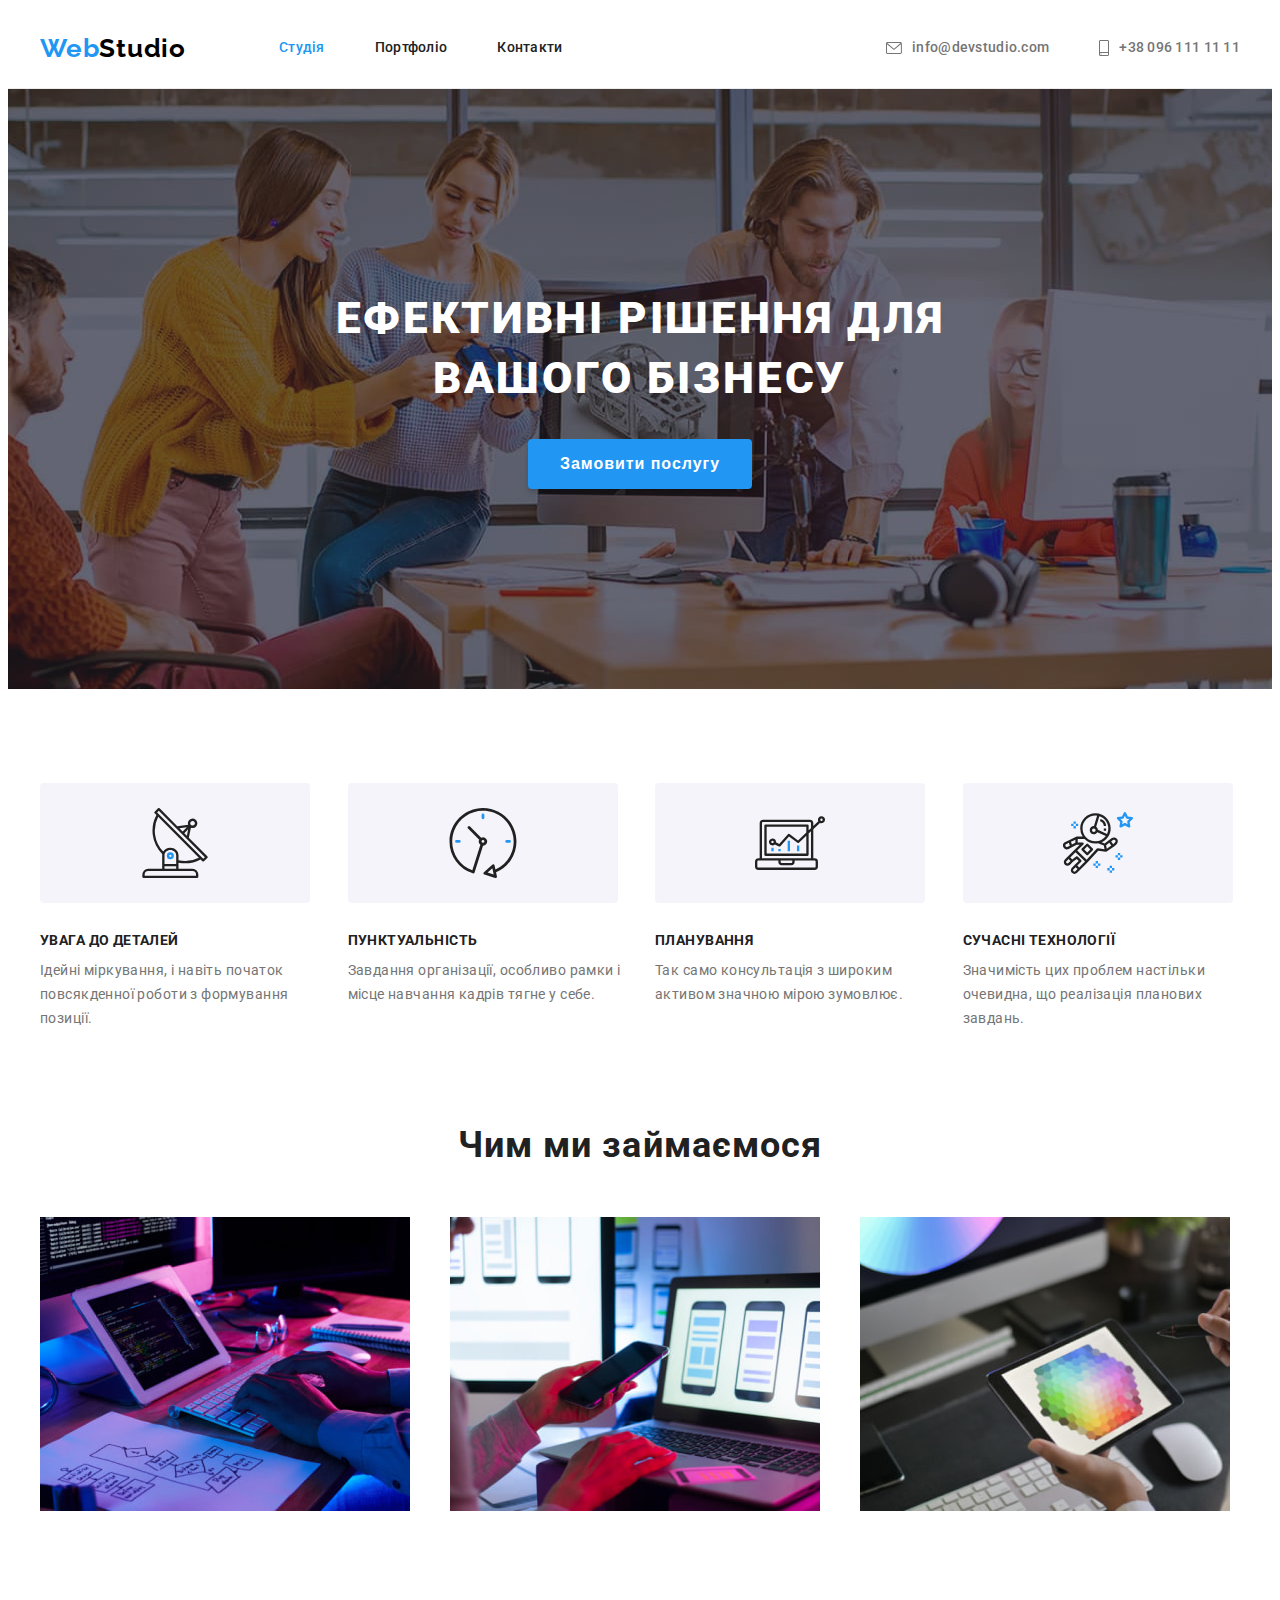
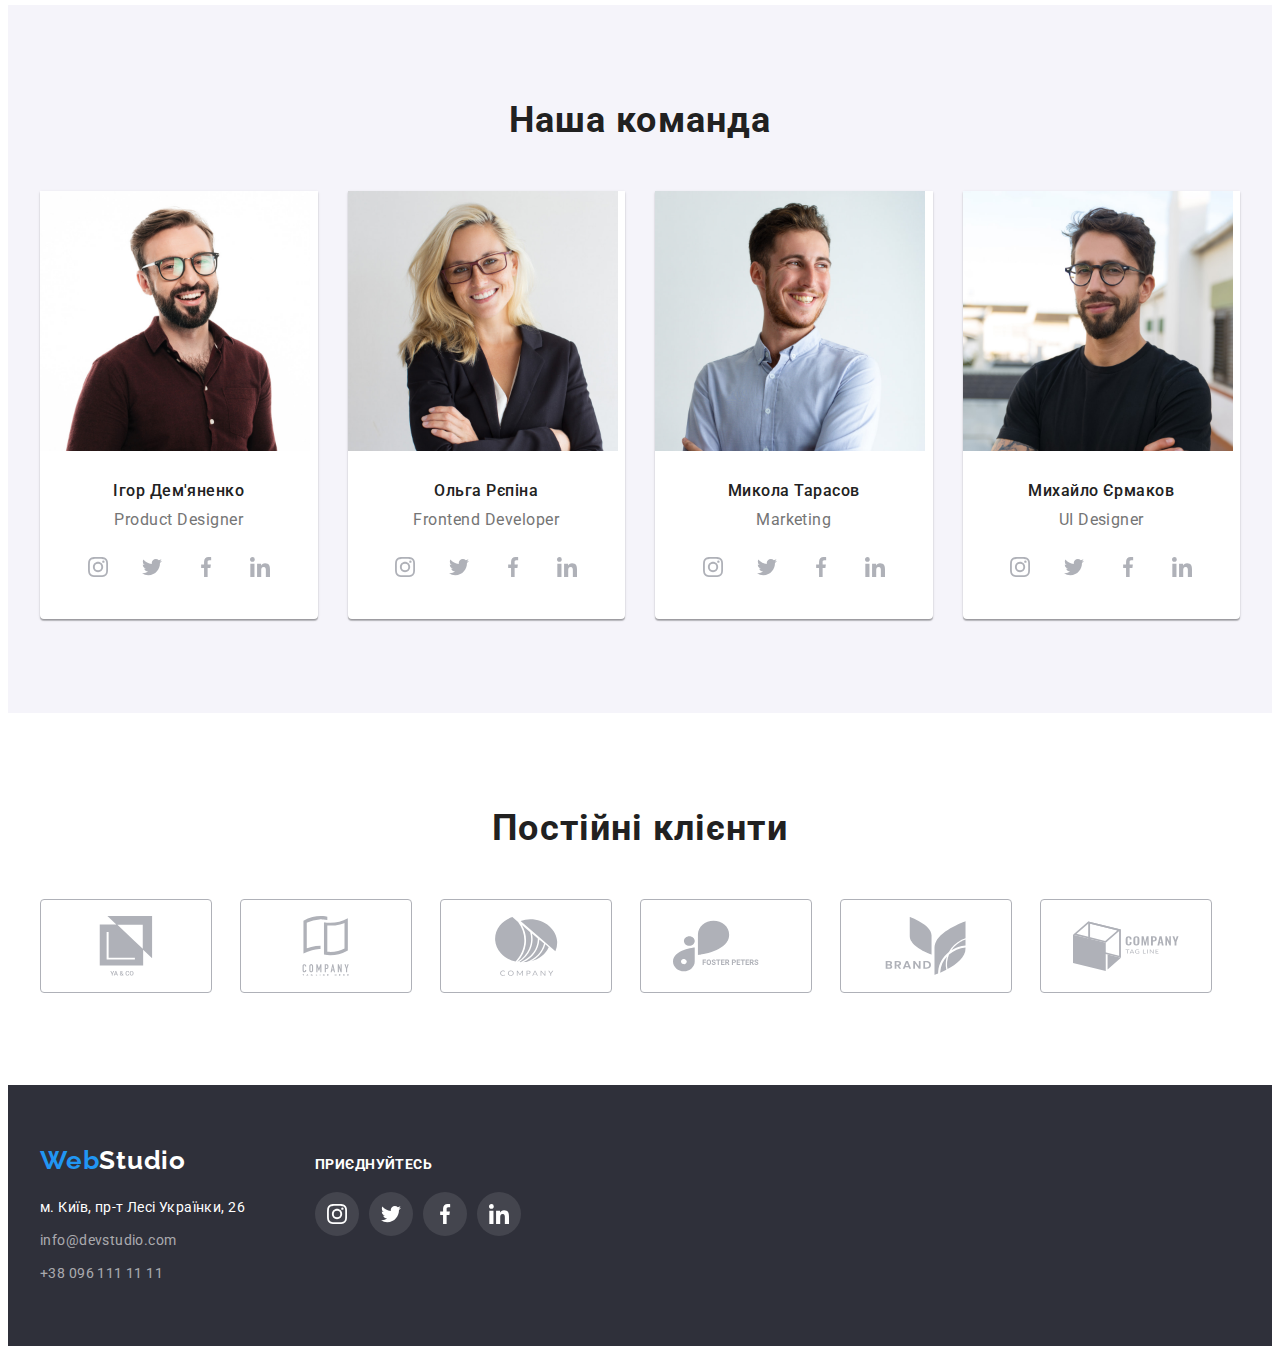
<file: index.html>
<!DOCTYPE html>
<html lang="uk">
  <head>
    <meta charset="UTF-8" />
    <meta http-equiv="X-UA-Compatible" content="IE=edge" />
    <meta name="viewport" content="width=device-width, initial-scale=1.0" />
    <title>WebStudio</title>
    <link rel="preconnect" href="https://fonts.googleapis.com" />
    <link rel="preconnect" href="https://fonts.gstatic.com" crossorigin />
    <link
      href="https://fonts.googleapis.com/css2?family=Raleway:wght@700&family=Roboto:wght@400;500;700;900&display=swap"
      rel="stylesheet"
    />
    <link
      rel="stylesheet"
      href="https://cdnjs.cloudflare.com/ajax/libs/modern-normalize/1.1.0/modern-normalize.min.css"
      integrity="sha512-wpPYUAdjBVSE4KJnH1VR1HeZfpl1ub8YT/NKx4PuQ5NmX2tKuGu6U/JRp5y+Y8XG2tV+wKQpNHVUX03MfMFn9Q=="
      crossorigin="anonymous"
      referrerpolicy="no-referrer"
    />
    <link rel="stylesheet" href="./css/styles.css" />
  </head>
  <body>
    <!-- хедер -->
    <header class="header">
      <div class="container container-nav">
        <nav class="main-nav">
          <a class="logo" href="./index.html" lang="en">
            <span class="web">Web</span>Studio</a
          >
          <ul class="site-nav list">
            <li class="item">
              <a class="nav-link active-nav" href="./index.html">Студія</a>
            </li>
            <li class="item">
              <a class="nav-link" href="./portfolio.html">Портфоліо</a>
            </li>
            <li class="item"><a class="nav-link" href="">Контакти</a></li>
          </ul>
        </nav>
        <ul class="header-contacts list">
          <li class="item">
            <a class="contact-link" href="mailto:info@devstudio.com" lang="en">
              <svg class="header-icon envelope" width="16" height="12">
                <use href="./images/sprite/icons.svg#envelope"></use>
              </svg>info@devstudio.com</a
            >
          </li>
          <li class="item">
            <a class="contact-link" href="tel:+380961111111">
              <svg class="header-icon smartphone" width="10" height="16">
                <use href="./images/sprite/icons.svg#smartphone"></use>
              </svg>+38 096 111 11 11</a
            >
          </li>
        </ul>
      </div>
    </header>
    <!-- мейн -->
    <main>
      <section class="hero">
        <div class="container">
          <h1 class="hero-title">Ефективні рішення для вашого бізнесу</h1>
          <button class="hero-btn" type="button">Замовити послугу</button>
        </div>
      </section>
      <section class="section">
        <div class="container">
          <h2 class="section-title visually-hidden">Особливості</h2>
          <ul class="feature list">
            <li class="item">
              <div class="feature-box"><svg class="feature-icon" width="70" height="70">
                  <use href="./images/sprite/icons.svg#antenna"></use>
                </svg>
              </div>
              <h3 class="feature-title">Увага до деталей</h3>
              <p class="feature-text">
                Ідейні міркування, і навіть початок повсякденної роботи з
                формування позиції.
              </p>
            </li>
            <li class="item">
              <div class="feature-box"><svg class="feature-icon" width="70" height="70">
                <use href="./images/sprite/icons.svg#clock"></use>
              </svg>
              </div>
              <h3 class="feature-title">Пунктуальність</h3>
              <p class="feature-text">
                Завдання організації, особливо рамки і місце навчання кадрів
                тягне у себе.
              </p>
            </li>
            <li class="item">
               <div class="feature-box"><svg class="feature-icon" width="70" height="70">
                  <use href="./images/sprite/icons.svg#diagram"></use>
                 </svg>
                </div>
              <h3 class="feature-title">Планування</h3>
              <p class="feature-text">
                Так само консультація з широким активом значною мірою зумовлює.
              </p>
            </li>
            <li class="item">
                <div class="feature-box"><svg class="feature-icon" width="70" height="70">
                    <use href="./images/sprite/icons.svg#astronaut"></use>
                  </svg>
                </div>
              <h3 class="feature-title">Сучасні технології</h3>
              <p class="feature-text">
                Значимість цих проблем настільки очевидна, що реалізація
                планових завдань.
              </p>
            </li>
          </ul>
        </div>
      </section>
      <section class="section nopadding">
        <div class="container">
          <h2 class="section-title">Чим ми займаємося</h2>
          <ul class="example-img list">
            <li class="item">
              <img
                src="images/main/img1.jpg"
                height="294"
                width="370"
                alt="Картинка1"
              />
            </li>
            <li class="item">
              <img
                src="images/main/img2.jpg"
                height="294"
                width="370"
                alt="Картинка2"
              />
            </li>
            <li class="item">
              <img
                src="images/main/img3.jpg"
                height="294"
                width="370"
                alt="Картинка3"
              />
            </li>
          </ul>
        </div>
      </section>
      <section class="section team-section">
        <div class="container">
          <h2 class="section-title">Наша команда</h2>
          <ul class="team list">
            <li class="item">
              <img
                src="images/main/Igor.jpg"
                height="260"
                width="270"
                alt="Працівник1"
              />
              <div class="team-content">
                <h3 class="team-member">Ігор Дем'яненко</h3>
                <p class="member-position" lang="en">Product Designer</p>
                <ul class="social-links list">
                  <li class="item"><a class="social-link" href=""><svg class="link-icon" width="20" height="20">
                  <use href="./images/sprite/icons.svg#instagram"></use>
                </svg></a></li>
                  <li class="item"><a class="social-link" href=""><svg class="link-icon" width="20" height="20">
                  <use href="./images/sprite/icons.svg#twitter"></use>
                </svg></a></li>
                  <li class="item"><a class="social-link" href=""><svg class="link-icon" width="20" height="20">
                  <use href="./images/sprite/icons.svg#facebook"></use>
                </svg></a></li>
                  <li class="item"><a class="social-link" href=""><svg class="link-icon" width="20" height="20">
                  <use href="./images/sprite/icons.svg#linkedin"></use>
                </svg></a></li>
                </ul>
                
              </div>
            </li>
            <li class="item">
              <img
                src="images/main/Olga.jpg"
                height="260"
                width="270"
                alt="Працівник2"
              />
              <div class="team-content">
                <h3 class="team-member">Ольга Рєпіна</h3>
                <p class="member-position" lang="en">Frontend Developer</p>
                <ul class="social-links list">
                  <li class="item"><a class="social-link" href=""><svg class="link-icon" width="20" height="20">
                  <use href="./images/sprite/icons.svg#instagram"></use>
                </svg></a></li>
                  <li class="item"><a class="social-link" href=""><svg class="link-icon" width="20" height="20">
                  <use href="./images/sprite/icons.svg#twitter"></use>
                </svg></a></li>
                  <li class="item"><a class="social-link" href=""><svg class="link-icon" width="20" height="20">
                  <use href="./images/sprite/icons.svg#facebook"></use>
                </svg></a></li>
                  <li class="item"><a class="social-link" href=""><svg class="link-icon" width="20" height="20">
                  <use href="./images/sprite/icons.svg#linkedin"></use>
                </svg></a></li>
                </ul>
              </div>
            </li>
            <li class="item">
              <img
                src="images/main/Mukola.jpg"
                height="260"
                width="270"
                alt="Працівник3"
              />
              <div class="team-content">
                <h3 class="team-member">Микола Тарасов</h3>
                <p class="member-position" lang="en">Marketing</p>
                <ul class="social-links list">
                  <li class="item"><a class="social-link" href=""><svg class="link-icon" width="20" height="20">
                  <use href="./images/sprite/icons.svg#instagram"></use>
                </svg></a></li>
                  <li class="item"><a class="social-link" href=""><svg class="link-icon" width="20" height="20">
                  <use href="./images/sprite/icons.svg#twitter"></use>
                </svg></a></li>
                  <li class="item"><a class="social-link" href=""><svg class="link-icon" width="20" height="20">
                  <use href="./images/sprite/icons.svg#facebook"></use>
                </svg></a></li>
                  <li class="item"><a class="social-link" href=""><svg class="link-icon" width="20" height="20">
                  <use href="./images/sprite/icons.svg#linkedin"></use>
                </svg></a></li>
                </ul>
              </div>
            </li>
            <li class="item">
              <img
                src="images/main/Mihail.jpg"
                height="260"
                width="270"
                alt="Працівник4"
              />
              <div class="team-content">
                <h3 class="team-member">Михайло Єрмаков</h3>
                <p class="member-position" lang="en">UI Designer</p>
                <ul class="social-links list">
                  <li class="item"><a class="social-link" href=""><svg class="link-icon" width="20" height="20">
                  <use href="./images/sprite/icons.svg#instagram"></use>
                </svg></a></li>
                  <li class="item"><a class="social-link" href=""><svg class="link-icon" width="20" height="20">
                  <use href="./images/sprite/icons.svg#twitter"></use>
                </svg></a></li>
                  <li class="item"><a class="social-link" href=""><svg class="link-icon" width="20" height="20">
                  <use href="./images/sprite/icons.svg#facebook"></use>
                </svg></a></li>
                  <li class="item"><a class="social-link" href=""><svg class="link-icon" width="20" height="20">
                  <use href="./images/sprite/icons.svg#linkedin"></use>
                </svg></a></li>
                </ul>
              </div>
            </li>
          </ul>
        </div>
      </section>
      <section class="section">
        <div class="container">
          <h2 class="section-title">Постійні клієнти</h2>
          <ul class="clients list">
            <li class="clients-item"><a class="client-link" href=""><svg class="client-icon">
                  <use href="./images/sprite/icons.svg#company1" width="106" height="60"></use>
                </svg></a></li>
            <li class="clients-item"><a class="client-link" href=""><svg class="client-icon">
                  <use href="./images/sprite/icons.svg#company2" width="106" height="60"></use>
                </svg></a></li>
            <li class="clients-item"><a class="client-link" href=""><svg class="client-icon">
                  <use href="./images/sprite/icons.svg#company3" width="106" height="60"></use>
                </svg></a></li>
            <li class="clients-item"><a class="client-link" href=""><svg class="client-icon">
                  <use href="./images/sprite/icons.svg#company4" width="106" height="60"></use>
                </svg></a></li>
            <li class="clients-item"><a class="client-link" href=""><svg class="client-icon">
                  <use href="./images/sprite/icons.svg#company5" width="106" height="60"></use>
                </svg></a></li>
            <li class="clients-item"><a class="client-link" href=""><svg class="client-icon">
                  <use href="./images/sprite/icons.svg#company6" width="106" height="60"></use>
                </svg></a></li>
          </ul>
        </div>
      </section>
    </main>
    <!-- футер -->
    <footer class="footer">
      <div class="container flex-footer">
        <div>
          <a class="footer-logo" href="./index.html" lang="en">
          <span class="web">Web</span>Studio</a
        >
        <address class="address">
          <ul class="footer-contacts list">
            <li class="item">
              <a
                class="location"
                href="https://www.google.com.ua/maps/place/бул.+Леси+Украинки,+26,+Киев,+02000/@50.4265841,30.5361918,17z/data=!3m1!4b1!4m5!3m4!1s0x40d4cf0e033ecbe9:0x57a4dffefec77da0!8m2!3d50.4265807!4d30.5383858?hl=ru"
                target="_blank"
                rel="noopener nofollow noreferrer"
                >м. Київ, пр-т Лесі Українки, 26</a
              >
            </li>
            <li class="item">
              <a class="address-link" href="mailto:info@devstudio.com" lang="en"
                >info@devstudio.com
              </a>
            </li>
            <li class="item">
              <a class="address-link" href="tel:+380961111111"
                >+38 096 111 11 11
              </a>
            </li>
          </ul>
        </address>
        </div>
        <div class="container-join">
          <p>Приєднуйтесь</p>
          <ul class="footer-social-links list">
                  <li class="item"><a class="footer-link" href=""><svg class="link-icon" width="20" height="20">
                  <use href="./images/sprite/icons.svg#instagram"></use>
                </svg></a></li>
                  <li class="item"><a class="footer-link" href=""><svg class="link-icon" width="20" height="20">
                  <use href="./images/sprite/icons.svg#twitter"></use>
                </svg></a></li>
                  <li class="item"><a class="footer-link" href=""><svg class="link-icon" width="20" height="20">
                  <use href="./images/sprite/icons.svg#facebook"></use>
                </svg></a></li>
                  <li class="item"><a class="footer-link" href=""><svg class="link-icon" width="20" height="20">
                  <use href="./images/sprite/icons.svg#linkedin"></use>
                </svg></a></li>
                </ul>
        </div>
      </div>
    </footer>
  </body>
</html>
</file>
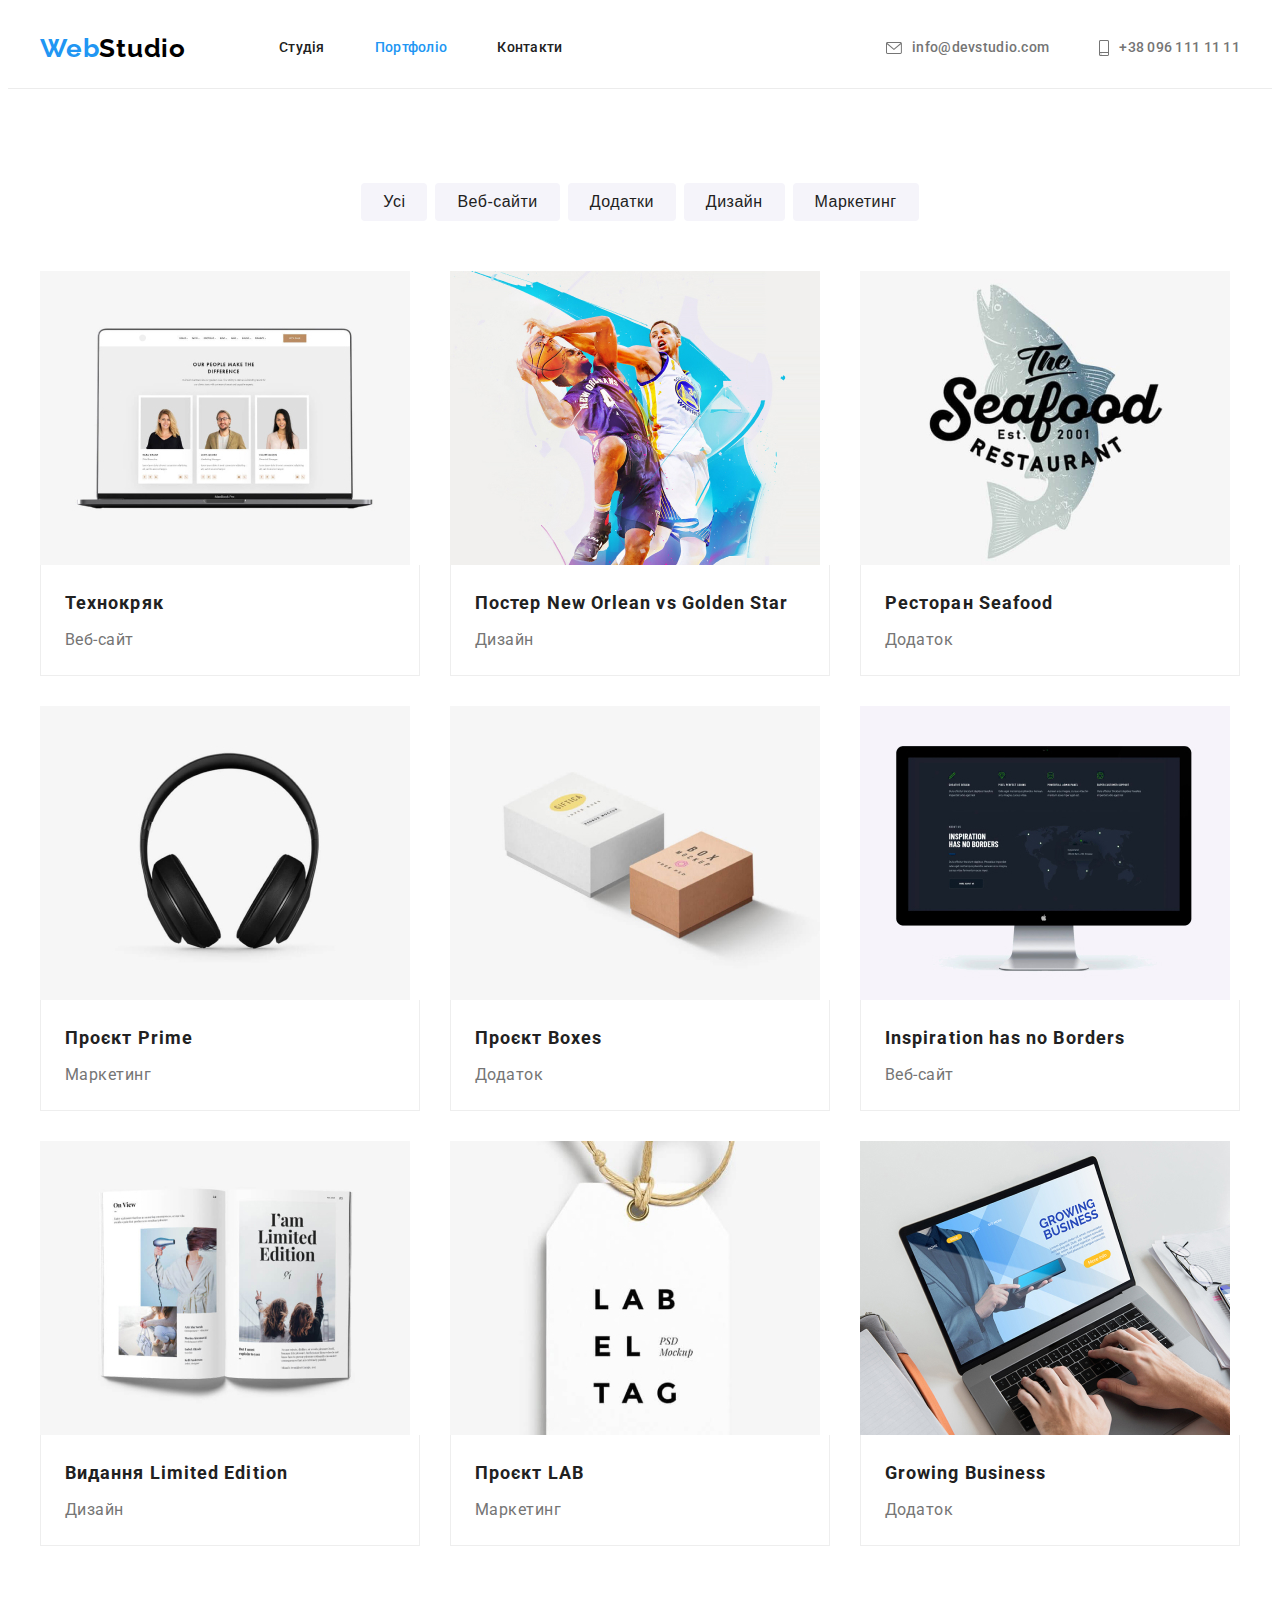
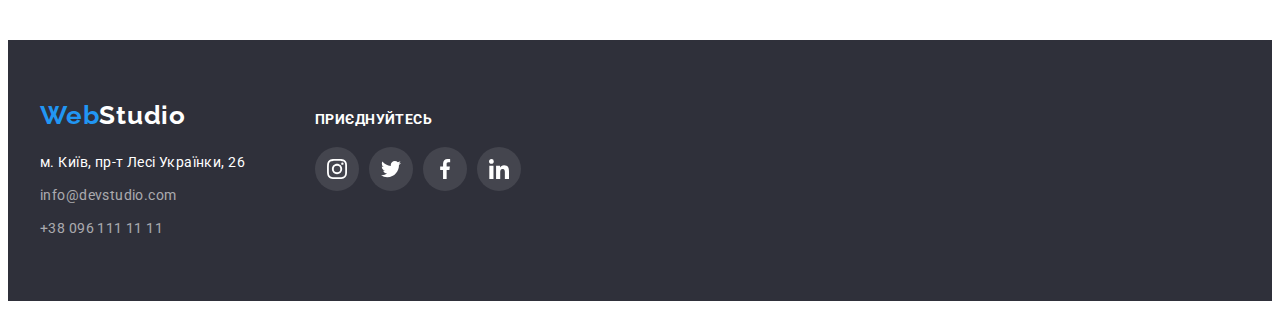
<file: portfolio.html>
<!DOCTYPE html>
<html lang="uk">
  <head>
    <meta charset="UTF-8" />
    <meta http-equiv="X-UA-Compatible" content="IE=edge" />
    <meta name="viewport" content="width=p, initial-scale=1.0" />
    <title>Portfolio</title>
    <link rel="preconnect" href="https://fonts.googleapis.com" />
    <link rel="preconnect" href="https://fonts.gstatic.com" crossorigin />
    <link
      href="https://fonts.googleapis.com/css2?family=Raleway:wght@700&family=Roboto:wght@400;500;700;900&display=swap"
      rel="stylesheet"
    />
    <link
      rel="stylesheet"
      href="https://cdnjs.cloudflare.com/ajax/libs/modern-normalize/1.1.0/modern-normalize.min.css"
      integrity="sha512-wpPYUAdjBVSE4KJnH1VR1HeZfpl1ub8YT/NKx4PuQ5NmX2tKuGu6U/JRp5y+Y8XG2tV+wKQpNHVUX03MfMFn9Q=="
      crossorigin="anonymous"
      referrerpolicy="no-referrer"
    />
    <link rel="stylesheet" href="./css/styles.css" />
  </head>
  <body>
    <!-- хедер -->
    <header class="header">
      <div class="container container-nav">
        <nav class="main-nav">
          <a class="logo" href="./index.html" lang="en">
            <span class="web">Web</span>Studio</a
          >
          <ul class="site-nav list">
            <li class="item">
              <a class="nav-link " href="./index.html">Студія</a>
            </li>
            <li class="item">
              <a class="nav-link active-nav" href="./portfolio.html">Портфоліо</a>
            </li>
            <li class="item"><a class="nav-link" href="">Контакти</a></li>
          </ul>
        </nav>
        <ul class="header-contacts list">
          <li class="item">
            <a class="contact-link" href="mailto:info@devstudio.com" lang="en">
              <svg class="header-icon envelope" width="16" height="12">
                <use href="./images/sprite/icons.svg#envelope"></use>
              </svg>info@devstudio.com</a
            >
          </li>
          <li class="item">
            <a class="contact-link" href="tel:+380961111111">
              <svg class="header-icon smartphone" width="10" height="16">
                <use href="./images/sprite/icons.svg#smartphone"></use>
              </svg>+38 096 111 11 11</a
            >
          </li>
        </ul>
      </div>
    </header>
    <main>
      <section class="section">
        <div class="container">
          <h1 class="section-title visually-hidden ">Портфоліо</h1>
          <ul class="filter list">
            <li class="item">
              <button class="portfolio-btn" type="button">Усі</button>
            </li>
            <li class="item">
              <button class="portfolio-btn" type="button">Веб-сайти</button>
            </li>
            <li class="item">
              <button class="portfolio-btn" type="button">Додатки</button>
            </li>
            <li class="item">
              <button class="portfolio-btn" type="button">Дизайн</button>
            </li>
            <li class="item">
              <button class="portfolio-btn" type="button">Маркетинг</button>
            </li>
          </ul>
          <ul class="work list">
            <li class="item">
              <a class="work-link" href="">
                <img
                  src="./images/portfolio/crack.jpg"
                  width="370"
                  height="294"
                  alt="Вигляду сайту Технокряк"
                />
                <div class="work-content">
                  <h2 class="work-title">Технокряк</h2>
                  <p class="work-desc">Веб-сайт</p>
                </div>
              </a>
            </li>
            <li class="item">
              <a class="work-link" href="">
                <img
                  src="./images/portfolio/orlean.jpg"
                  width="370"
                  height="294"
                  alt="2 баскетболіста"
                />
                <div class="work-content">
                  <h2 class="work-title">Постер New Orlean vs Golden Star</h2>
                  <p class="work-desc">Дизайн</p>
                </div>
              </a>
            </li>
            <li class="item">
              <a class="work-link" href="">
                <img
                  src="./images/portfolio/seafood.jpg"
                  width="370"
                  height="294"
                  alt="Лого ресторана"
                />
                <div class="work-content">
                  <h2 class="work-title">Ресторан Seafood</h2>
                  <p class="work-desc">Додаток</p>
                </div>
              </a>
            </li>
            <li class="item">
              <a class="work-link" href="">
                <img
                  src="./images/portfolio/prime.jpg"
                  width="370"
                  height="294"
                  alt="Навушники"
                />
                <div class="work-content">
                  <h2 class="work-title">Проєкт Prime</h2>
                  <p class="work-desc">Маркетинг</p>
                </div>
              </a>
            </li>
            <li class="item">
              <a class="work-link" href="">
                <img
                  src="./images/portfolio/boxes.jpg"
                  width="370"
                  height="294"
                  alt="2 коробки"
                />
                <div class="work-content">
                  <h2 class="work-title">Проєкт Boxes</h2>
                  <p class="work-desc">Додаток</p>
                </div>
              </a>
            </li>
            <li class="item">
              <a class="work-link" href="">
                <img
                  src="./images/portfolio/borders.jpg"
                  width="370"
                  height="294"
                  alt="Вигляд ще одного сайту"
                />
                <div class="work-content">
                  <h2 class="work-title">Inspiration has no Borders</h2>
                  <p class="work-desc">Веб-сайт</p>
                </div>
              </a>
            </li>
            <li class="item">
              <a class="work-link" href="">
                <img
                  src="./images/portfolio/limited.jpg"
                  width="370"
                  height="294"
                  alt="Вигляд книги чи журналу"
                />
                <div class="work-content">
                  <h2 class="work-title">Видання Limited Edition</h2>
                  <p class="work-desc">Дизайн</p>
                </div>
              </a>
            </li>
            <li class="item">
              <a class="work-link" href="">
                <img
                  src="./images/portfolio/lab.jpg"
                  width="370"
                  height="294"
                  alt="Бірка"
                />
                <div class="work-content">
                  <h2 class="work-title">Проєкт LAB</h2>
                  <p class="work-desc">Маркетинг</p>
                </div>
              </a>
            </li>
            <li class="item">
              <a class="work-link" href="">
                <img
                  src="./images/portfolio/growing.jpg"
                  width="370"
                  height="294"
                  alt="Людина працює за комп'ютером"
                />
                <div class="work-content">
                  <h2 class="work-title">Growing Business</h2>
                  <p class="work-desc">Додаток</p>
                </div>
              </a>
            </li>
          </ul>
        </div>
      </section>
    </main>
    <!-- футер -->
    <footer class="footer">
      <div class="container flex-footer">
        <div>
          <a class="footer-logo" href="./index.html" lang="en">
          <span class="web">Web</span>Studio</a
        >
        <address class="address">
          <ul class="footer-contacts list">
            <li class="item">
              <a
                class="location"
                href="https://www.google.com.ua/maps/place/бул.+Леси+Украинки,+26,+Киев,+02000/@50.4265841,30.5361918,17z/data=!3m1!4b1!4m5!3m4!1s0x40d4cf0e033ecbe9:0x57a4dffefec77da0!8m2!3d50.4265807!4d30.5383858?hl=ru"
                target="_blank"
                rel="noopener nofollow noreferrer"
                >м. Київ, пр-т Лесі Українки, 26</a
              >
            </li>
            <li class="item">
              <a class="address-link" href="mailto:info@devstudio.com" lang="en"
                >info@devstudio.com
              </a>
            </li>
            <li class="item">
              <a class="address-link" href="tel:+380961111111"
                >+38 096 111 11 11
              </a>
            </li>
          </ul>
        </address>
        </div>
        <div class="container-join">
          <p>Приєднуйтесь</p>
          <ul class="footer-social-links list">
                  <li class="item"><a class="footer-link" href=""><svg class="link-icon" width="20" height="20">
                  <use href="./images/sprite/icons.svg#instagram"></use>
                </svg></a></li>
                  <li class="item"><a class="footer-link" href=""><svg class="link-icon" width="20" height="20">
                  <use href="./images/sprite/icons.svg#twitter"></use>
                </svg></a></li>
                  <li class="item"><a class="footer-link" href=""><svg class="link-icon" width="20" height="20">
                  <use href="./images/sprite/icons.svg#facebook"></use>
                </svg></a></li>
                  <li class="item"><a class="footer-link" href=""><svg class="link-icon" width="20" height="20">
                  <use href="./images/sprite/icons.svg#linkedin"></use>
                </svg></a></li>
                </ul>
        </div>
      </div>
    </footer>
  </body>
</html>
</file>
<file: css/styles.css>
/* colors */

/* основной  цвет текста color: #757575; */

/* вторичный цвет текста color: #212121; */

/* акцент color: #2196F3; */

/* белый текст color: #FFFFFF; */

/* черный текст color: #000000; */

/* цвет для адреса color: rgba(255, 255, 255, 0.6);*/

/* цвет футера #2f303a */

:root {
  --primary-text-color: #757575;
  --title-text-color: #212121;
  --white-text-color: #ffffff;
  --black-text-color: #000000;
  --accent-text-color: #2196f3;
  --adress-text-color: rgba(255, 255, 255, 0.6);
  --btn-background-color: #f5f4fa;
  --footer-hero-color: #2f303a;
  --header-line: #ececec;
  --hero-btn-shadow: rgba(0, 0, 0, 0.15);
  --team-section-color: #f5f4fa;
  --social-links-color: #AFB1B8;;
}
/* сброс */
h1,
h2,
h3,
h4,
h5,
h6,
p,
ul {
  margin: 0;
}

img {
  display: block;
  max-width: 100% ;
  height: auto;
}

.container {
  width: 1200px;
  padding: 0 15px;
  margin: 0 auto;
}
.team-section {
  background-color: var(--team-section-color);
}
.section {
  padding: 94px 0;
}

.nopadding {
  padding-top: 0;
}

.visually-hidden {
  position: absolute;
  width: 1px;
  height: 1px;
  margin: -1px;
  border: 0;
  padding: 0;
  
  white-space: nowrap;
  clip-path: inset(100%);
  clip: rect(0 0 0 0);
  overflow: hidden;
}

/* main page */
body {
  color: var(--primary-text-color);
  font-family: Roboto, sans-serif;
}
/* header */

.header {
  border-bottom: 1px solid var(--header-line);
}

.container-nav {
  display: flex;
  justify-content: space-between;
  align-items: center;
}

.main-nav {
  display: flex;
  align-items: center;
}

.logo {
  margin-right: 93px;
  color: var(--black-text-color);
  text-decoration: none;
  font-family: Raleway;
  font-weight: 700;
  font-size: 26px;
  line-height: 1.19;
  letter-spacing: 0.03em;
}

.web {
  color: var(--accent-text-color);
}
.list {
  list-style: none;
  padding: 0;
}

.site-nav {
  display: flex;
}

.nav-link {
  display: block;
  padding: 32px 0;
  color: var(--title-text-color);
  text-decoration: none;
  font-weight: 500;
  font-size: 14px;
  line-height: 1.14;
  letter-spacing: 0.02em;
}

.site-nav .item:not(:last-child) {
  margin-right: 50px;
}

.header-contacts {
  display: flex;
}

.header-contacts .item:not(:last-child) {
  margin-right: 50px;
}

.contact-link {
  display: flex;
  align-items: center;
  color: var(--primary-text-color);
  text-decoration: none;
  font-weight: 500;
  font-size: 14px;
  line-height: 1.14;
  letter-spacing: 0.02em;
  
}
.nav-link:hover,
.contact-link:hover {
  color: var(--accent-text-color);
}
.nav-link:focus,
.contact-link:focus {
  color: var(--accent-text-color);
}
.active-nav {
  color: var(--accent-text-color);
}

.header-icon {
  display: block;
  fill: currentColor;
  margin-right: 10px;
}

/* hero */
.hero-title {
  width: 696px;
  margin-left:auto;
  margin-right:auto;
  margin-bottom: 30px;
  color: var(--white-text-color);
  font-weight: 900;
  font-size: 44px;
  line-height: 1.36;
  text-align: center;
  letter-spacing: 0.06em;
  text-transform: uppercase;
}
.hero {
  max-width: 1600px;
  margin: 0 auto;
  background-color: var(--footer-hero-color);
  background-image:
   linear-gradient(to right, rgba(47, 48, 58, 0.4), rgba(47, 48, 58, 0.4)),
   url(../images/main/hero.jpg);
   background-repeat: no-repeat;
   background-size: cover;
   background-position: center;
  padding: 200px 0;
}
.hero-btn {
  display: block;
  padding: 10px 32px;
  margin: 0 auto;
  min-width: 216px;
  box-shadow: 0px 4px 4px var(--hero-btn-shadow);
  text-align: center;
  border-radius: 4px;
  color: var(--white-text-color);
  background-color: var(--accent-text-color);
  cursor: pointer;
  border: none;
  font-weight: 700;
  font-size: 16px;
  line-height: 1.88;
  letter-spacing: 0.06em;
}
.hero-btn:hover {
  color: var(--white-text-color);
  background-color: var(--accent-text-color);
}
.hero-btn:focus {
  color: var(--white-text-color);
  background-color: var(--accent-text-color);
}
/* main */
.section-title {
  margin-bottom: 50px;
  color: var(--title-text-color);
  font-weight: 700;
  font-size: 36px;
  line-height: 1.17;
  text-align: center;
  letter-spacing: 0.03em;
}

.feature {
  display: flex;
}

.feature .item {
  flex-basis: calc((100% - 90px) / 4 );
}

.feature .item:not(:last-child) {
  margin-right: 30px;
}

.feature-box {
  display: flex;
  justify-content: center;
  align-items: center;
  background: var(--team-section-color);
  border-radius: 4px;
  width: 270px;
  height: 120px;
  margin-bottom: 30px;

}



.feature-title {
  margin-bottom: 10px;
  color: var(--title-text-color);
  font-weight: 700;
  font-size: 14px;
  line-height: 1.14;
  text-transform: uppercase;
  letter-spacing: 0.03em;
}
.feature-text {
  font-size: 14px;
  line-height: 1.71;
  letter-spacing: 0.03em;
}



.example-img {
  display: flex;
  
}

.example-img .item {
  flex-basis: calc((100% - 60px) / 3 );
}

.example-img .item:not(:last-child) {
  margin-right: 30px;
}

.team {
  display: flex;
}

.team > .item {
  flex-basis: calc((100% - 90px) / 4 );
}

.team > .item:not(:last-child) {
  margin-right: 30px;
}

.team > .item {
  background-color: var(--white-text-color);
  box-shadow: 0px 1px 3px rgba(0, 0, 0, 0.12), 0px 1px 1px rgba(0, 0, 0, 0.14),
    0px 2px 1px rgba(0, 0, 0, 0.2);
  border-radius: 0px 0px 4px 4px;
}

.team-content {
  text-align: center;
  padding: 30px 0;
}

.team-member {
  margin-bottom: 10px;
  color: var(--title-text-color);
  font-weight: 500;
  font-size: 16px;
  line-height: 1.19;
  letter-spacing: 0.03em;
}
.member-position {
  font-size: 16px;
  line-height: 1.19;
  letter-spacing: 0.03em;
}

.social-links {
  display: flex;
  justify-content: center;
  margin-top: 16px;
  
}


.link-icon {
  fill: currentColor;
}

.social-link {
  display: flex;
  justify-content: center;
  align-items: center;
  width: 44px;
  height: 44px;
  color: var(--social-links-color);
}

.social-link:hover,
.social-link:focus{
  background-color: var(--accent-text-color);
  color: var(--white-text-color);
  border-radius: 50%;
}

.social-links > .item:not(:last-child)  {
  margin-right: 10px;
}

.clients {
  display: flex;
}

.client-icon {
  width: 106px;
  height: 60px;
  fill: currentColor;
}
 


.client-link {
  display: flex;
  justify-content: center;
  align-items: center;
  color: var(--social-links-color);
  border-radius: 4px;
  border: 1px solid #AFB1B8;
  width: 100%;
  height: 100%;

}

.client-link:hover,
.client-link:focus {
  color: var(--accent-text-color);
  border: 1px solid var(--accent-text-color);
}

.clients-item{
  width: 170px;
  height: 92px;

}

.clients-item:not(:last-child) {
  margin-right: 30px;
}






/* footer */
.footer {
  background: var(--footer-hero-color);
  padding: 60px 0;
}


.flex-footer {
  display: flex;
  align-items: baseline;
}

.container-join {
  margin-left: 70px;
}

.footer-logo {
  color: var(--white-text-color);
  text-decoration: none;
  font-family: Raleway;
  font-weight: 700;
  font-size: 26px;
  line-height: 1.19;
  letter-spacing: 0.03em;
}

.footer-contacts {
  font-size: 14px;
  line-height: 1.71;
  font-style: normal;
  letter-spacing: 0.03em;
}
.location {
  color: var(--white-text-color);
  text-decoration: none;
}

.address {
  margin-top: 20px;
}

.footer-contacts > .item:not(:last-child) {
  margin-bottom: 9px;
}

.address-link {
  color: var(--adress-text-color);
  text-decoration: none;
}
.location:hover,
.address-link:hover {
  color: var(--accent-text-color);
}
.location:focus,
.address-link:focus {
  color: var(--accent-text-color);
}

.container-join p {
  font-weight: 700;
  font-size: 14px;
  line-height: 16px;
  letter-spacing: 0.03em;
  text-transform: uppercase;
  color: var(--white-text-color);
}

.footer-social-links {
  display: flex;
  margin-top: 20px;
}

.footer-link {
  display: flex;
  justify-content: center;
  align-items: center;
  width: 44px;
  height: 44px;
  background-color:rgba(255, 255, 255, 0.1);
  color: var(--white-text-color);
  border-radius: 50%;
}

.footer-link:hover,
.footer-link:focus {
  background-color: var(--accent-text-color);
}

.footer-social-links > .item:not(:last-child)  {
  margin-right: 10px;
}



/* portfolio page */



.filter {
  display: flex;
  justify-content: center;
  margin-bottom: 50px;
  
}


.filter > .item:not(:last-child) {
  margin-right: 8px;
}

.portfolio-btn {
  display: block;
  padding: 6px 22px;
  text-align: center;
  border-radius: 4px;
  color: var(--title-text-color);
  background-color: var(--btn-background-color);
  border: none;
  font-weight: 500;
  font-size: 16px;
  line-height: 1.62;
  cursor: pointer;
  letter-spacing: 0.03em;
}

/* .active-btn {
  color: var(--white-text-color);
  background-color: var(--accent-text-color);
} */
.portfolio-btn:hover,
.portfolio-btn:focus {
  color: var(--white-text-color);
  background-color: var(--accent-text-color);
  box-shadow: 0px 3px 1px rgba(0, 0, 0, 0.1),
    0px 1px 2px rgba(0, 0, 0, 0.08),
    0px 2px 2px rgba(0, 0, 0, 0.12);
}

.work {
  display: flex;
  flex-wrap: wrap;
  margin-top: -30px;
  margin-left: -30px;
  
}



.work > .item {
  flex-basis:calc(100% / 3 - 30px) ;
  margin-top: 30px;
  margin-left: 30px;
}


.work-content {
  border-left: 1px solid #eeeeee;
  border-bottom: 1px solid #eeeeee;
  border-right: 1px solid #eeeeee;
  
}

.work-content {
  padding: 20px 24px;
}

.work-link {
  display: block;
  text-decoration: none;
  
}

.work-link:hover,
.work-link:focus {
  box-shadow: 0px 1px 1px rgba(0, 0, 0, 0.12),
    0px 4px 4px rgba(0, 0, 0, 0.06),
    1px 4px 6px rgba(0, 0, 0, 0.16);
}

.work-title {
  margin-bottom: 4px;
  color: var(--title-text-color);
  font-weight: 700;
  font-size: 18px;
  line-height: 2;
  letter-spacing: 0.06em;
}
.work-desc {
  color: var(--primary-text-color);
  font-size: 16px;
  line-height: 1.88;
  letter-spacing: 0.03em;
}
</file>
